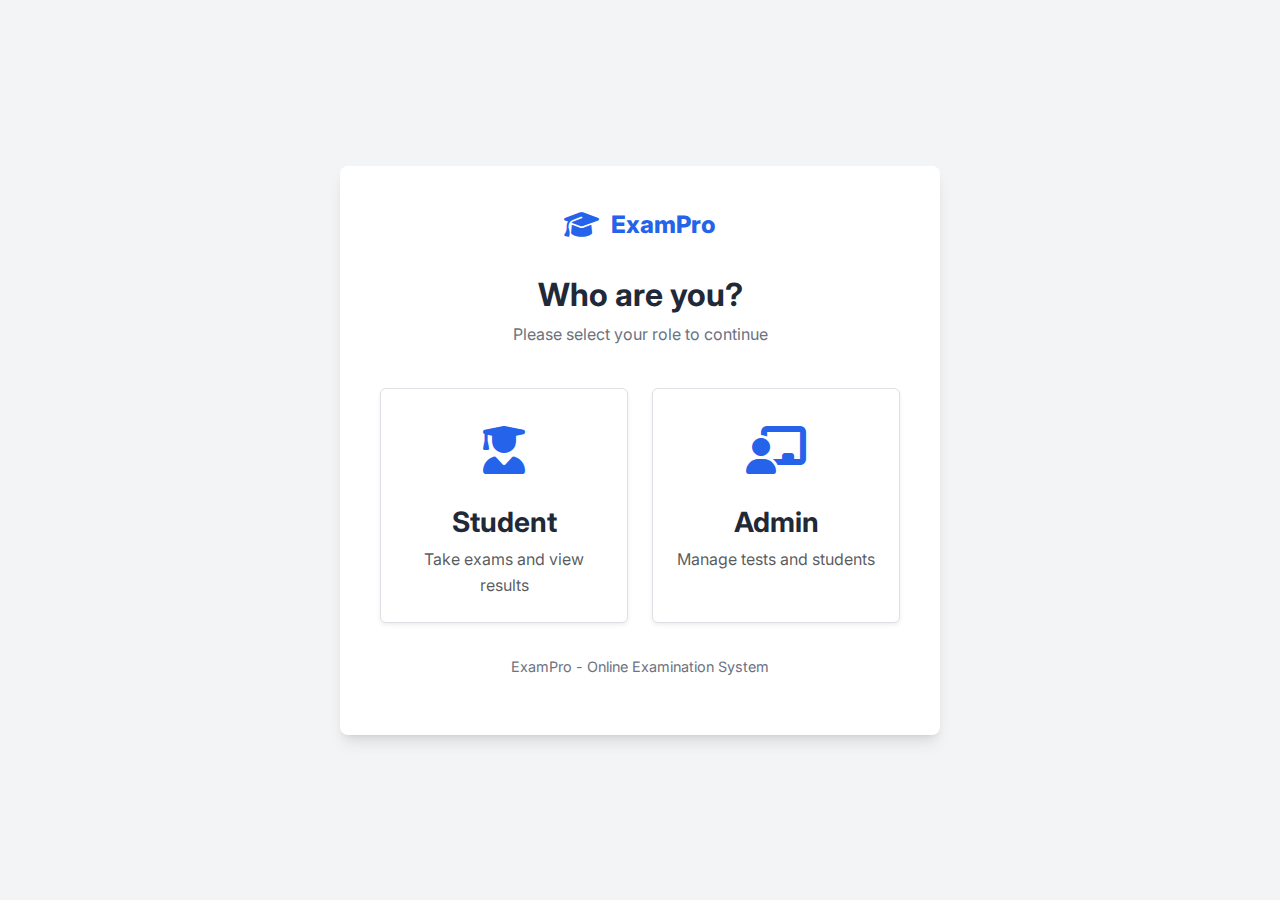
<file: index.html>
<!DOCTYPE html>
<html lang="en">

<head>
    <meta charset="UTF-8">
    <meta name="viewport" content="width=device-width, initial-scale=1.0">
    <title>Select Role | ExamPro</title>
    <link rel="icon" type="image/png" href="favicon.png">
    <link href="https://cdn.jsdelivr.net/npm/bootstrap@5.3.0/dist/css/bootstrap.min.css" rel="stylesheet">
    <link rel="stylesheet" href="https://cdn.jsdelivr.net/npm/bootstrap-icons@1.10.5/font/bootstrap-icons.css">
    <link rel="stylesheet" href="css/style.css">
    <link href="https://fonts.googleapis.com/css2?family=Inter:wght@400;500;600;700;800&display=swap" rel="stylesheet">
    <link rel="stylesheet" href="https://cdnjs.cloudflare.com/ajax/libs/font-awesome/6.4.0/css/all.min.css">
    <style>
        .role-card {
            cursor: pointer;
            transition: all 0.3s ease;
            border: 2px solid transparent;
        }

        .role-card:hover {
            transform: translateY(-5px);
            border-color: var(--primary-color);
            background: #f8fafc;
        }

        .role-icon {
            font-size: 3rem;
            margin-bottom: 1rem;
            color: var(--primary-color);
        }
    </style>
</head>

<body>
    <div class="login-container">
        <div class="login-card fade-in" style="max-width: 600px;">
            <div class="logo" style="justify-content: center; margin-bottom: 2rem;">
                <i class="fa-solid fa-graduation-cap"></i>
                <span>ExamPro</span>
            </div>

            <h2 style="margin-bottom: 0.5rem;">Who are you?</h2>
            <p style="color: var(--text-muted); margin-bottom: 2.5rem;">Please select your role to continue</p>

            <div class="row g-4">
                <div class="col-md-6 col-12">
                    <a href="login.html?role=student" style="text-decoration: none; color: inherit;">
                        <div class="role-card p-4 rounded shadow-sm bg-white border h-100">
                            <div class="role-icon">
                                <i class="fa-solid fa-user-graduate"></i>
                            </div>
                            <h3>Student</h3>
                            <p class="mb-0 text-muted">Take exams and view results</p>
                        </div>
                    </a>
                </div>

                <div class="col-md-6 col-12">
                    <a href="login.html?role=admin" style="text-decoration: none; color: inherit;">
                        <div class="role-card p-4 rounded shadow-sm bg-white border h-100">
                            <div class="role-icon">
                                <i class="fa-solid fa-chalkboard-user"></i>
                            </div>
                            <h3>Admin</h3>
                            <p class="mb-0 text-muted">Manage tests and students</p>
                        </div>
                    </a>
                </div>
            </div>

            <p style="margin-top: 2rem; font-size: 0.9rem; color: var(--text-muted);">
                ExamPro - Online Examination System
            </p>
        </div>
    </div>

    <script src="js/auth.js"></script>
</body>

</html>
</file>
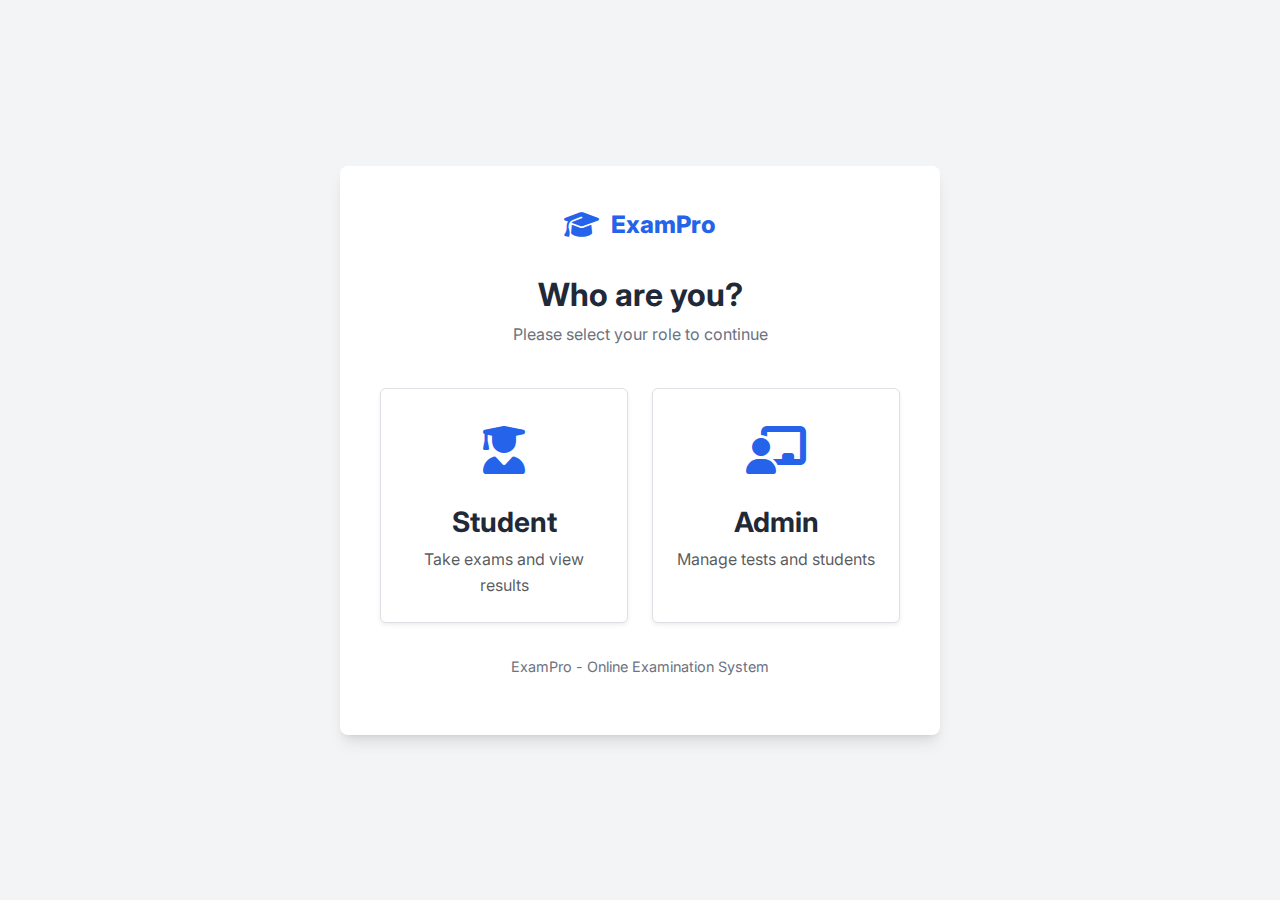
<file: admin_dashboard.html>
<!DOCTYPE html>
<html lang="en">

<head>
    <meta charset="UTF-8">
    <meta name="viewport" content="width=device-width, initial-scale=1.0">
    <title>Admin Dashboard | ExamPro</title>
    <link rel="icon" type="image/png" href="favicon.png">
    <link href="https://cdn.jsdelivr.net/npm/bootstrap@5.3.0/dist/css/bootstrap.min.css" rel="stylesheet">
    <link rel="stylesheet" href="https://cdn.jsdelivr.net/npm/bootstrap-icons@1.10.5/font/bootstrap-icons.css">
    <link rel="stylesheet" href="css/style.css">
    <link href="https://fonts.googleapis.com/css2?family=Inter:wght@400;500;600;700;800&display=swap" rel="stylesheet">
    <link rel="stylesheet" href="https://cdnjs.cloudflare.com/ajax/libs/font-awesome/6.4.0/css/all.min.css">
</head>

<body>
    <div class="app-container">
        <!-- Admin Sidebar -->
        <aside class="sidebar" id="sidebar">
            <div class="logo">
                <i class="fa-solid fa-graduation-cap"></i>
                <span>ExamPro</span>
            </div>

            <nav class="nav-links">
                <a href="admin_dashboard.html" class="nav-item active">
                    <i class="fa-solid fa-chart-line"></i>
                    <span>Overview</span>
                </a>
                <a href="admin_questions.html" class="nav-item">
                    <i class="fa-solid fa-database"></i>
                    <span>Question Bank</span>
                </a>
                <a href="admin_students.html" class="nav-item">
                    <i class="fa-solid fa-users"></i>
                    <span>Students</span>
                </a>
                <a href="profile.html" class="nav-item">
                    <i class="fa-solid fa-cog"></i>
                    <span>Settings</span>
                </a>
            </nav>

            <div class="sidebar-footer">
                <a href="#logout" class="nav-item">
                    <i class="fa-solid fa-right-from-bracket"></i>
                    <span>Logout</span>
                </a>
            </div>
        </aside>

        <!-- Main Content -->
        <main class="main-content">
            <header class="header">
                <div class="welcome-text">
                    <h1>Admin Dashboard</h1>
                    <p>Manage tests, users, and questions.</p>
                </div>

                <div class="user-profile">
                    <button class="mobile-menu-btn" onclick="toggleSidebar()"
                        style="background:none; border:none; font-size: 1.5rem; cursor: pointer; margin-right: 1rem;"><i
                            class="fa-solid fa-bars"></i></button>
                    <div class="avatar" style="background: var(--text-main);">A</div>
                </div>
            </header>

            <!-- Stats Grid -->
            <div class="stats-grid fade-in">
                <div class="stat-card">
                    <div class="stat-info">
                        <h3>142</h3>
                        <p>Total Students</p>
                    </div>
                    <div class="stat-icon bg-blue">
                        <i class="fa-solid fa-users"></i>
                    </div>
                </div>
                <div class="stat-card">
                    <div class="stat-info">
                        <h3>25</h3>
                        <p>Active Tests</p>
                    </div>
                    <div class="stat-icon bg-green">
                        <i class="fa-solid fa-file-invoice"></i>
                    </div>
                </div>
                <div class="stat-card">
                    <div class="stat-info">
                        <h3 id="total-q-count">0</h3>
                        <p>Total Questions</p>
                    </div>
                    <div class="stat-icon bg-purple">
                        <i class="fa-solid fa-database"></i>
                    </div>
                </div>
                <div class="stat-card">
                    <div class="stat-info">
                        <h3>1,250</h3>
                        <p>Exams Taken</p>
                    </div>
                    <div class="stat-icon bg-orange">
                        <i class="fa-solid fa-chart-pie"></i>
                    </div>
                </div>
            </div>

            <!-- Student Performance Section -->
            <div class="section-title fade-in" style="margin-top: 2rem;">
                <h2>Student Performance</h2>
            </div>

            <div class="table-container fade-in"
                style="background: white; padding: 1.5rem; border-radius: 15px; box-shadow: var(--card-shadow); margin-bottom: 2rem;">
                <div class="table-responsive">
                    <table class="table table-hover align-middle">
                        <thead class="table-light">
                            <tr>
                                <th>Student Name</th>
                                <th>Test Name</th>
                                <th>Marks Obtained</th>
                                <th>Certificate Status</th>
                            </tr>
                        </thead>
                        <tbody>
                            <tr>
                                <td>
                                    <div class="d-flex align-items-center">
                                        <div class="avatar-sm me-2"
                                            style="width:32px;height:32px;background:#e0e7ff;color:#4f46e5;border-radius:50%;display:flex;align-items:center;justify-content:center;font-weight:600;">
                                            JD</div>
                                        John Doe
                                    </div>
                                </td>
                                <td>Advanced Calculus</td>
                                <td><span class="fw-bold text-success">92/100</span></td>
                                <td><span class="badge bg-success rounded-pill">Issued</span></td>
                            </tr>
                            <tr>
                                <td>
                                    <div class="d-flex align-items-center">
                                        <div class="avatar-sm me-2"
                                            style="width:32px;height:32px;background:#fce7f3;color:#db2777;border-radius:50%;display:flex;align-items:center;justify-content:center;font-weight:600;">
                                            AS</div>
                                        Alice Smith
                                    </div>
                                </td>
                                <td>Physics 101</td>
                                <td><span class="fw-bold text-success">88/100</span></td>
                                <td><span class="badge bg-success rounded-pill">Issued</span></td>
                            </tr>
                            <tr>
                                <td>
                                    <div class="d-flex align-items-center">
                                        <div class="avatar-sm me-2"
                                            style="width:32px;height:32px;background:#ecfccb;color:#65a30d;border-radius:50%;display:flex;align-items:center;justify-content:center;font-weight:600;">
                                            RB</div>
                                        Robert Brown
                                    </div>
                                </td>
                                <td>Computer Science</td>
                                <td><span class="fw-bold text-warning">76/100</span></td>
                                <td><span class="badge bg-warning text-dark rounded-pill">Pending</span></td>
                            </tr>
                            <tr>
                                <td>
                                    <div class="d-flex align-items-center">
                                        <div class="avatar-sm me-2"
                                            style="width:32px;height:32px;background:#ffedd5;color:#ea580c;border-radius:50%;display:flex;align-items:center;justify-content:center;font-weight:600;">
                                            EJ</div>
                                        Emily Johnson
                                    </div>
                                </td>
                                <td>Organic Chemistry</td>
                                <td><span class="fw-bold text-success">95/100</span></td>
                                <td><span class="badge bg-success rounded-pill">Issued</span></td>
                            </tr>
                            <tr>
                                <td>
                                    <div class="d-flex align-items-center">
                                        <div class="avatar-sm me-2"
                                            style="width:32px;height:32px;background:#e0e7ff;color:#4f46e5;border-radius:50%;display:flex;align-items:center;justify-content:center;font-weight:600;">
                                            MW</div>
                                        Michael Williams
                                    </div>
                                </td>
                                <td>History of Art</td>
                                <td><span class="fw-bold text-danger">45/100</span></td>
                                <td><span class="badge bg-secondary rounded-pill">Not Qualified</span></td>
                            </tr>
                            <tr>
                                <td>
                                    <div class="d-flex align-items-center">
                                        <div class="avatar-sm me-2"
                                            style="width:32px;height:32px;background:#f3f4f6;color:#374151;border-radius:50%;display:flex;align-items:center;justify-content:center;font-weight:600;">
                                            SD</div>
                                        Sarah Davis
                                    </div>
                                </td>
                                <td>English Literature</td>
                                <td><span class="fw-bold text-success">82/100</span></td>
                                <td><span class="badge bg-success rounded-pill">Issued</span></td>
                            </tr>
                            <tr>
                                <td>
                                    <div class="d-flex align-items-center">
                                        <div class="avatar-sm me-2"
                                            style="width:32px;height:32px;background:#dbeafe;color:#2563eb;border-radius:50%;display:flex;align-items:center;justify-content:center;font-weight:600;">
                                            DM</div>
                                        David Miller
                                    </div>
                                </td>
                                <td>Macro Economics</td>
                                <td><span class="fw-bold text-warning">68/100</span></td>
                                <td><span class="badge bg-warning text-dark rounded-pill">Pending</span></td>
                            </tr>
                            <tr>
                                <td>
                                    <div class="d-flex align-items-center">
                                        <div class="avatar-sm me-2"
                                            style="width:32px;height:32px;background:#fae8ff;color:#a855f7;border-radius:50%;display:flex;align-items:center;justify-content:center;font-weight:600;">
                                            LW</div>
                                        Lisa Wilson
                                    </div>
                                </td>
                                <td>Linear Algebra</td>
                                <td><span class="fw-bold text-success">98/100</span></td>
                                <td><span class="badge bg-success rounded-pill">Issued</span></td>
                            </tr>
                            <tr>
                                <td>
                                    <div class="d-flex align-items-center">
                                        <div class="avatar-sm me-2"
                                            style="width:32px;height:32px;background:#ccfbf1;color:#0d9488;border-radius:50%;display:flex;align-items:center;justify-content:center;font-weight:600;">
                                            JT</div>
                                        James Taylor
                                    </div>
                                </td>
                                <td>Biology Basics</td>
                                <td><span class="fw-bold text-success">89/100</span></td>
                                <td><span class="badge bg-success rounded-pill">Issued</span></td>
                            </tr>
                            <tr>
                                <td>
                                    <div class="d-flex align-items-center">
                                        <div class="avatar-sm me-2"
                                            style="width:32px;height:32px;background:#ffe4e6;color:#e11d48;border-radius:50%;display:flex;align-items:center;justify-content:center;font-weight:600;">
                                            OM</div>
                                        Olivia Moore
                                    </div>
                                </td>
                                <td>World History</td>
                                <td><span class="fw-bold text-warning">74/100</span></td>
                                <td><span class="badge bg-warning text-dark rounded-pill">Pending</span></td>
                            </tr>
                        </tbody>
                    </table>
                </div>
            </div>

            <div class="section-title fade-in">
                <h2>Recent Activity</h2>
            </div>

            <div class="test-card fade-in" style="padding: 1.5rem;">
                <p>System activities will be logged here...</p>
                <ul style="margin-top: 1rem; color: var(--text-muted);">
                    <li style="margin-bottom: 0.5rem;"><i class="fa-solid fa-user-plus"></i> New student registration:
                        John Doe</li>
                    <li style="margin-bottom: 0.5rem;"><i class="fa-solid fa-check"></i> Test submitted: Math 101 by
                        Alice</li>
                    <li><i class="fa-solid fa-plus"></i> Admin added 5 new questions to Physics</li>
                </ul>
            </div>
        </main>
    </div>

    <script src="js/auth.js"></script>
    <script src="js/main.js"></script>
    <script src="js/admin.js"></script>
</body>

</html>
</file>
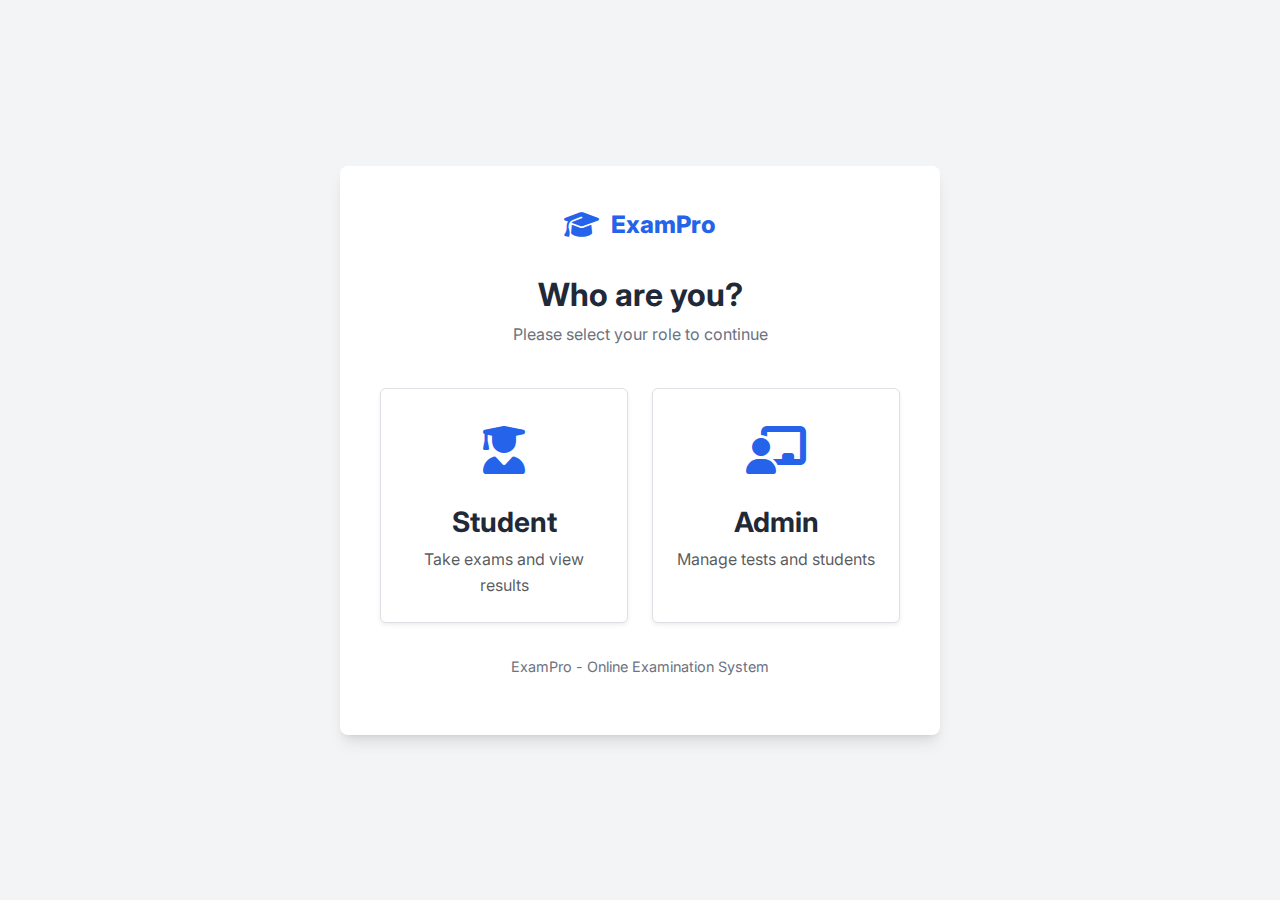
<file: admin_questions.html>
<!DOCTYPE html>
<html lang="en">

<head>
    <meta charset="UTF-8">
    <meta name="viewport" content="width=device-width, initial-scale=1.0">
    <title>Question Manager | ExamPro</title>
    <link rel="icon" type="image/png" href="favicon.png">
    <link href="https://cdn.jsdelivr.net/npm/bootstrap@5.3.0/dist/css/bootstrap.min.css" rel="stylesheet">
    <link rel="stylesheet" href="https://cdn.jsdelivr.net/npm/bootstrap-icons@1.10.5/font/bootstrap-icons.css">
    <link rel="stylesheet" href="css/style.css">
    <link href="https://fonts.googleapis.com/css2?family=Inter:wght@400;500;600;700;800&display=swap" rel="stylesheet">
    <link rel="stylesheet" href="https://cdnjs.cloudflare.com/ajax/libs/font-awesome/6.4.0/css/all.min.css">
</head>

<body>
    <div class="app-container">
        <!-- Admin Sidebar -->
        <aside class="sidebar" id="sidebar">
            <div class="logo">
                <i class="fa-solid fa-graduation-cap"></i>
                <span>ExamPro</span>
            </div>

            <nav class="nav-links">
                <a href="admin_dashboard.html" class="nav-item">
                    <i class="fa-solid fa-chart-line"></i>
                    <span>Overview</span>
                </a>
                <a href="admin_questions.html" class="nav-item active">
                    <i class="fa-solid fa-database"></i>
                    <span>Question Bank</span>
                </a>
                <a href="#" class="nav-item">
                    <i class="fa-solid fa-users"></i>
                    <span>Students</span>
                </a>
            </nav>

            <div class="sidebar-footer">
                <a href="#logout" class="nav-item">
                    <i class="fa-solid fa-right-from-bracket"></i>
                    <span>Logout</span>
                </a>
            </div>
        </aside>

        <!-- Main Content -->
        <main class="main-content">
            <header class="header">
                <div class="welcome-text">
                    <h1>Question Bank Management</h1>
                    <p>Add existing questions or create new ones.</p>
                </div>
                <div class="user-profile">
                    <button class="mobile-menu-btn" onclick="toggleSidebar()"
                        style="background:none; border:none; font-size: 1.5rem; cursor: pointer; margin-right: 1rem;"><i
                            class="fa-solid fa-bars"></i></button>
                    <div class="avatar" style="background: var(--text-main);">A</div>
                </div>
            </header>

            <div class="admin-grid-layout">
                <!-- Add Question Form -->
                <div class="fade-in">
                    <div class="section-title">
                        <h2>Add New Question</h2>
                    </div>
                    <div
                        style="background: white; padding: 2rem; border-radius: var(--radius-lg); box-shadow: var(--shadow-sm); border: 1px solid var(--border-color);">
                        <form id="add-question-form">
                            <div class="form-group">
                                <label>Question Text</label>
                                <textarea id="q-text" class="form-input" rows="3" required
                                    placeholder="Enter question here..."></textarea>
                            </div>

                            <div class="form-group">
                                <label>Option A</label>
                                <input type="text" id="opt-a" class="form-input" required placeholder="Option A value">
                            </div>
                            <div class="form-group">
                                <label>Option B</label>
                                <input type="text" id="opt-b" class="form-input" required placeholder="Option B value">
                            </div>
                            <div class="form-group">
                                <label>Option C</label>
                                <input type="text" id="opt-c" class="form-input" required placeholder="Option C value">
                            </div>
                            <div class="form-group">
                                <label>Option D</label>
                                <input type="text" id="opt-d" class="form-input" required placeholder="Option D value">
                            </div>

                            <div class="form-group">
                                <label>Correct Answer</label>
                                <select id="correct-opt" class="form-input">
                                    <option value="A">Option A</option>
                                    <option value="B">Option B</option>
                                    <option value="C">Option C</option>
                                    <option value="D">Option D</option>
                                </select>
                            </div>

                            <button type="submit" class="btn btn-primary">Add to Bank</button>
                        </form>
                    </div>
                </div>

                <!-- Existing Questions List -->
                <div class="fade-in">
                    <div class="section-title">
                        <h2>Current Questions</h2>
                        <button class="btn btn-danger" onclick="resetQuestions()"
                            style="padding: 0.5rem 1rem; font-size: 0.8rem;">Reset</button>
                    </div>
                    <div class="questions-list" id="questions-list"
                        style="height: 600px; overflow-y: auto; display: flex; flex-direction: column; gap: 1rem;">
                        <!-- Questions injected here -->
                    </div>
                </div>
            </div>
        </main>
    </div>

    <script src="js/auth.js"></script>
    <script src="js/main.js"></script>
    <script src="js/admin.js"></script>
</body>

</html>
</file>
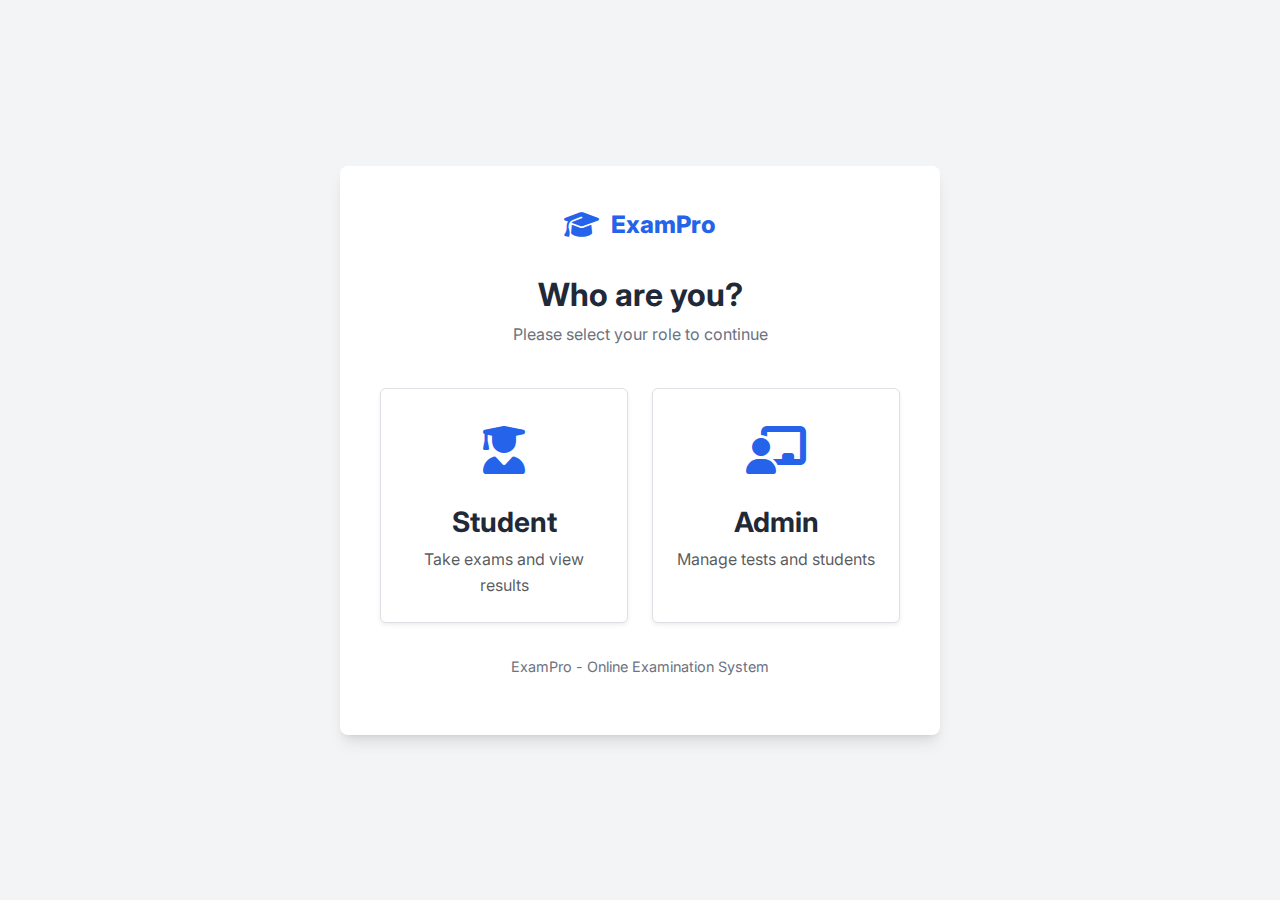
<file: admin_students.html>
<!DOCTYPE html>
<html lang="en">

<head>
    <meta charset="UTF-8">
    <meta name="viewport" content="width=device-width, initial-scale=1.0">
    <title>Student Management | ExamPro</title>
    <link rel="icon" type="image/png" href="favicon.png">
    <link href="https://cdn.jsdelivr.net/npm/bootstrap@5.3.0/dist/css/bootstrap.min.css" rel="stylesheet">
    <link rel="stylesheet" href="https://cdn.jsdelivr.net/npm/bootstrap-icons@1.10.5/font/bootstrap-icons.css">
    <link rel="stylesheet" href="css/style.css">
    <link href="https://fonts.googleapis.com/css2?family=Inter:wght@400;500;600;700;800&display=swap" rel="stylesheet">
    <link rel="stylesheet" href="https://cdnjs.cloudflare.com/ajax/libs/font-awesome/6.4.0/css/all.min.css">
</head>

<body>
    <div class="app-container">
        <!-- Admin Sidebar -->
        <aside class="sidebar" id="sidebar">
            <div class="logo">
                <i class="fa-solid fa-graduation-cap"></i>
                <span>ExamPro</span>
            </div>

            <nav class="nav-links">
                <a href="admin_dashboard.html" class="nav-item">
                    <i class="fa-solid fa-chart-line"></i>
                    <span>Overview</span>
                </a>
                <a href="admin_questions.html" class="nav-item">
                    <i class="fa-solid fa-database"></i>
                    <span>Question Bank</span>
                </a>
                <a href="admin_students.html" class="nav-item active">
                    <i class="fa-solid fa-users"></i>
                    <span>Students</span>
                </a>
                <a href="profile.html" class="nav-item">
                    <i class="fa-solid fa-cog"></i>
                    <span>Settings</span>
                </a>
            </nav>

            <div class="sidebar-footer">
                <a href="#logout" class="nav-item">
                    <i class="fa-solid fa-right-from-bracket"></i>
                    <span>Logout</span>
                </a>
            </div>
        </aside>

        <!-- Main Content -->
        <main class="main-content">
            <header class="header">
                <div class="welcome-text">
                    <h1>Student Management</h1>
                    <p>View and manage registered students.</p>
                </div>

                <div class="user-profile">
                    <button class="mobile-menu-btn" onclick="toggleSidebar()"
                        style="background:none; border:none; font-size: 1.5rem; cursor: pointer; margin-right: 1rem;"><i
                            class="fa-solid fa-bars"></i></button>
                    <div class="avatar" style="background: var(--text-main);">A</div>
                </div>
            </header>

            <div class="section-title fade-in" style="margin-top: 2rem;">
                <h2>All Students</h2>
            </div>

            <div class="table-container fade-in"
                style="background: white; padding: 1.5rem; border-radius: 15px; box-shadow: var(--card-shadow); margin-bottom: 2rem;">
                <div class="table-responsive">
                    <table class="table table-hover align-middle">
                        <thead class="table-light">
                            <tr>
                                <th>Student Name</th>
                                <th>Test Name</th>
                                <th>Marks Obtained</th>
                                <th>Certificate Status</th>
                            </tr>
                        </thead>
                        <tbody>
                            <tr>
                                <td>
                                    <div class="d-flex align-items-center">
                                        <div class="avatar-sm me-2"
                                            style="width:32px;height:32px;background:#e0e7ff;color:#4f46e5;border-radius:50%;display:flex;align-items:center;justify-content:center;font-weight:600;">
                                            JD</div>
                                        John Doe
                                    </div>
                                </td>
                                <td>Advanced Calculus</td>
                                <td><span class="fw-bold text-success">92/100</span></td>
                                <td><span class="badge bg-success rounded-pill">Issued</span></td>
                            </tr>
                            <tr>
                                <td>
                                    <div class="d-flex align-items-center">
                                        <div class="avatar-sm me-2"
                                            style="width:32px;height:32px;background:#fce7f3;color:#db2777;border-radius:50%;display:flex;align-items:center;justify-content:center;font-weight:600;">
                                            AS</div>
                                        Alice Smith
                                    </div>
                                </td>
                                <td>Physics 101</td>
                                <td><span class="fw-bold text-success">88/100</span></td>
                                <td><span class="badge bg-success rounded-pill">Issued</span></td>
                            </tr>
                            <tr>
                                <td>
                                    <div class="d-flex align-items-center">
                                        <div class="avatar-sm me-2"
                                            style="width:32px;height:32px;background:#ecfccb;color:#65a30d;border-radius:50%;display:flex;align-items:center;justify-content:center;font-weight:600;">
                                            RB</div>
                                        Robert Brown
                                    </div>
                                </td>
                                <td>Computer Science</td>
                                <td><span class="fw-bold text-warning">76/100</span></td>
                                <td><span class="badge bg-warning text-dark rounded-pill">Pending</span></td>
                            </tr>
                            <tr>
                                <td>
                                    <div class="d-flex align-items-center">
                                        <div class="avatar-sm me-2"
                                            style="width:32px;height:32px;background:#ffedd5;color:#ea580c;border-radius:50%;display:flex;align-items:center;justify-content:center;font-weight:600;">
                                            EJ</div>
                                        Emily Johnson
                                    </div>
                                </td>
                                <td>Organic Chemistry</td>
                                <td><span class="fw-bold text-success">95/100</span></td>
                                <td><span class="badge bg-success rounded-pill">Issued</span></td>
                            </tr>
                            <!-- More rows can be added here or dynamically -->
                        </tbody>
                    </table>
                </div>
            </div>
        </main>
    </div>

    <script src="js/auth.js"></script>
    <script src="js/main.js"></script>
    <script src="js/admin.js"></script>
</body>

</html>
</file>
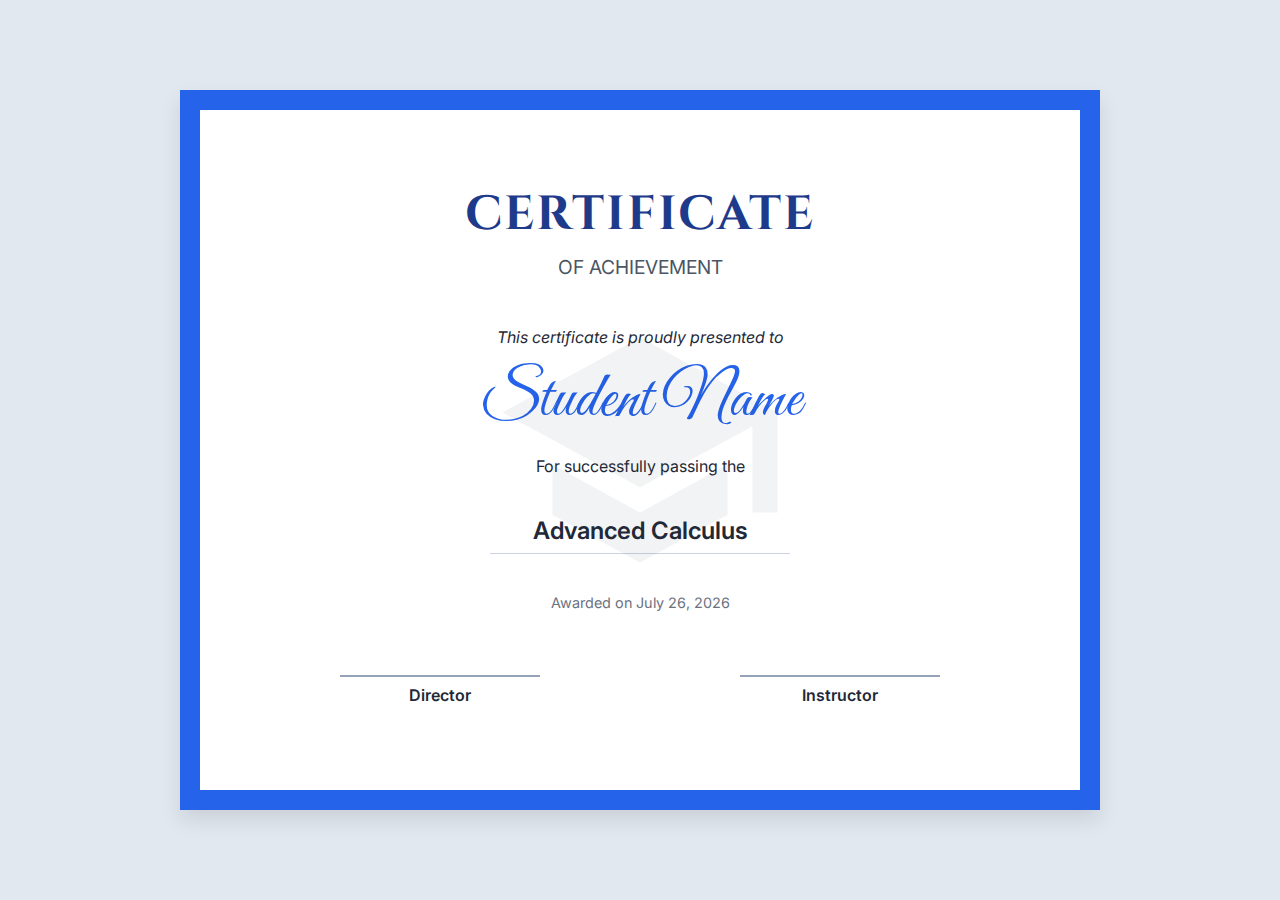
<file: certificate.html>
<!DOCTYPE html>
<html lang="en">

<head>
    <meta charset="UTF-8">
    <meta name="viewport" content="width=device-width, initial-scale=1.0">
    <title>Certificate of Completion</title>
    <link
        href="https://fonts.googleapis.com/css2?family=Cinzel:wght@600&family=Great+Vibes&family=Inter:wght@400;600&display=swap"
        rel="stylesheet">
    <style>
        body {
            margin: 0;
            padding: 0;
            background: #e2e8f0;
            display: flex;
            align-items: center;
            justify-content: center;
            min-height: 100vh;
            font-family: 'Inter', sans-serif;
        }

        .certificate-container {
            width: 800px;
            height: 600px;
            background: #fff;
            padding: 40px;
            position: relative;
            box-shadow: 0 10px 20px rgba(0, 0, 0, 0.1);
            border: 20px solid #2563eb;
            /* Primary Blue from theme */
            text-align: center;
            color: #1f2937;
        }

        .watermark {
            position: absolute;
            top: 50%;
            left: 50%;
            transform: translate(-50%, -50%);
            width: 300px;
            opacity: 0.05;
            pointer-events: none;
        }

        h1 {
            font-family: 'Cinzel', serif;
            font-size: 3rem;
            margin-bottom: 0.5rem;
            color: #1e3a8a;
            text-transform: uppercase;
            letter-spacing: 2px;
        }

        .subtitle {
            font-size: 1.2rem;
            margin-bottom: 3rem;
            color: #4b5563;
        }

        .presented-to {
            font-size: 1rem;
            margin-bottom: 1rem;
            font-style: italic;
        }

        .student-name {
            font-family: 'Great Vibes', cursive;
            font-size: 4rem;
            color: #2563eb;
            margin-bottom: 1rem;
            line-height: 1.2;
        }

        .course-name {
            font-size: 1.5rem;
            font-weight: 600;
            margin: 1.5rem 0;
            border-bottom: 1px solid #cbd5e1;
            display: inline-block;
            padding-bottom: 0.5rem;
            min-width: 300px;
        }

        .passing-date {
            margin-top: 1rem;
            font-size: 0.9rem;
            color: #6b7280;
        }

        .signatures {
            margin-top: 4rem;
            display: flex;
            justify-content: space-around;
        }

        .sig-line {
            border-top: 2px solid #94a3b8;
            width: 200px;
            padding-top: 0.5rem;
            font-weight: 600;
        }

        @media print {
            body {
                background: white;
            }

            .certificate-container {
                box-shadow: none;
                border-width: 10px;
                width: 100%;
                height: auto;
            }
        }
    </style>
</head>

<body>
    <div class="certificate-container">
        <!-- SVG Watermark Placeholder -->
        <svg class="watermark" viewBox="0 0 24 24" fill="currentColor">
            <path d="M12 3L1 9L12 15L21 10.09V17H23V9M5 13.18V17.18L12 21L19 17.18V13.18L12 17L5 13.18Z" />
        </svg>

        <h1>Certificate</h1>
        <div class="subtitle">OF ACHIEVEMENT</div>

        <div class="presented-to">This certificate is proudly presented to</div>

        <div class="student-name" id="cert-name">Student Name</div>

        <p>For successfully passing the</p>

        <div class="course-name" id="cert-course">Advanced Calculus</div>

        <div class="passing-date" id="cert-date">Date: January 13, 2026</div>

        <div class="signatures">
            <div>
                <div class="sig-line">Director</div>
            </div>
            <div>
                <div class="sig-line">Instructor</div>
            </div>
        </div>
    </div>

    <script>
        document.addEventListener('DOMContentLoaded', () => {
            const userName = localStorage.getItem('userName') || "Student Name";
            // For now, hardcode course, or get from Result if we stored it
            // We can check if there's a result and use today's date

            document.getElementById('cert-name').textContent = userName;

            const date = new Date().toLocaleDateString('en-US', {
                year: 'numeric',
                month: 'long',
                day: 'numeric'
            });
            document.getElementById('cert-date').textContent = `Awarded on ${date}`;

            window.print();
        });
    </script>
</body>

</html>
</file>
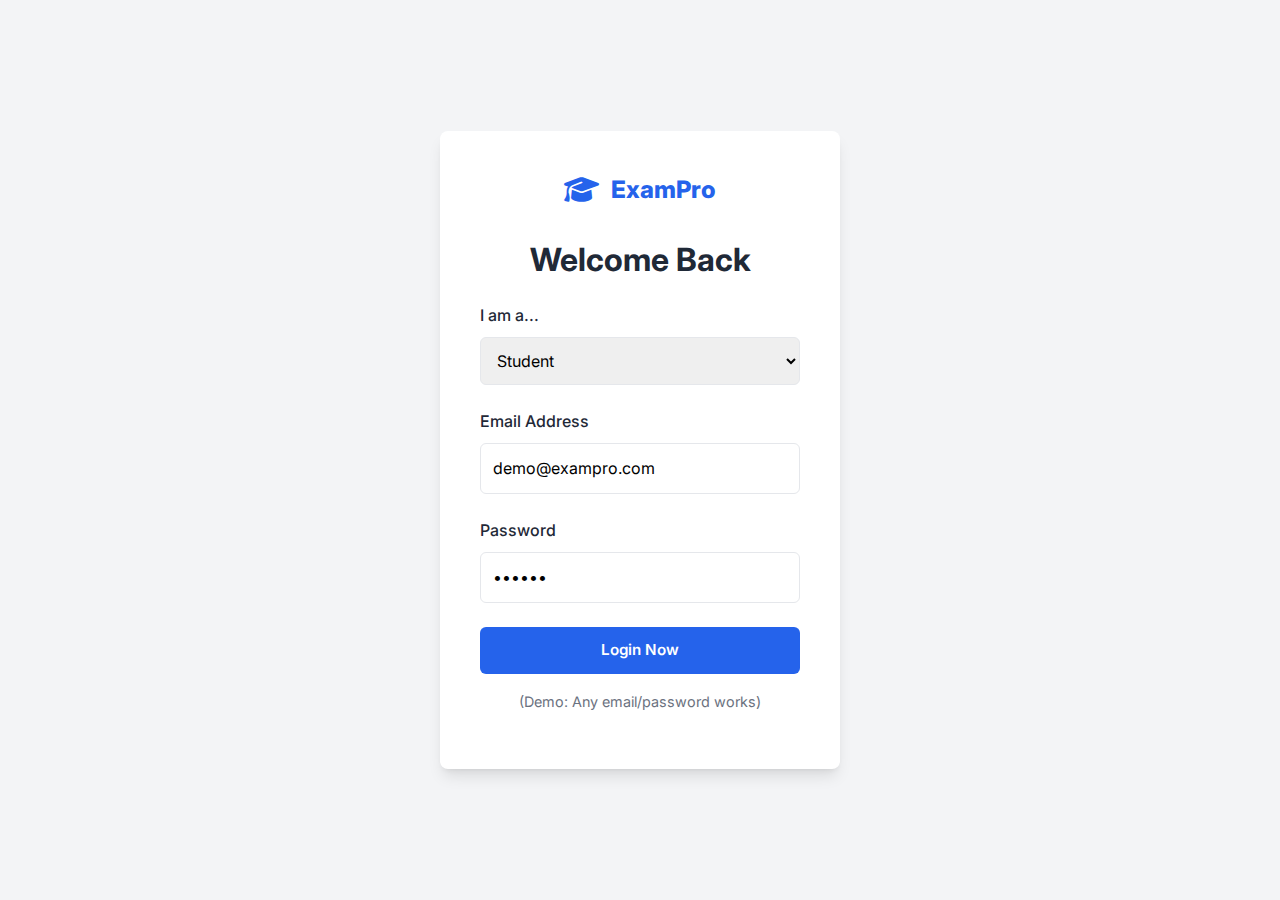
<file: login.html>
<!DOCTYPE html>
<html lang="en">

<head>
    <meta charset="UTF-8">
    <meta name="viewport" content="width=device-width, initial-scale=1.0">
    <title>Login | ExamPro</title>
    <link rel="icon" type="image/png" href="favicon.png">
    <link href="https://cdn.jsdelivr.net/npm/bootstrap@5.3.0/dist/css/bootstrap.min.css" rel="stylesheet">
    <link rel="stylesheet" href="https://cdn.jsdelivr.net/npm/bootstrap-icons@1.10.5/font/bootstrap-icons.css">
    <link rel="stylesheet" href="css/style.css">
    <link href="https://fonts.googleapis.com/css2?family=Inter:wght@400;500;600;700;800&display=swap" rel="stylesheet">
    <link rel="stylesheet" href="https://cdnjs.cloudflare.com/ajax/libs/font-awesome/6.4.0/css/all.min.css">
</head>

<body>
    <div class="login-container">
        <div class="login-card fade-in">
            <div class="logo" style="justify-content: center; margin-bottom: 2rem;">
                <i class="fa-solid fa-graduation-cap"></i>
                <span>ExamPro</span>
            </div>

            <h2 style="margin-bottom: 1.5rem;">Welcome Back</h2>

            <form id="login-form">
                <div class="form-group">
                    <label for="role">I am a...</label>
                    <select id="role" class="form-input">
                        <option value="student">Student</option>
                        <option value="admin">Admin</option>
                    </select>
                </div>

                <div class="form-group">
                    <label for="email">Email Address</label>
                    <input type="email" id="email" class="form-input" placeholder="Enter your email" required
                        value="demo@exampro.com">
                </div>

                <div class="form-group">
                    <label for="password">Password</label>
                    <input type="password" id="password" class="form-input" placeholder="Enter your password" required
                        value="123456">
                </div>

                <button type="submit" class="btn btn-primary">Login Now</button>

                <p style="margin-top: 1rem; font-size: 0.9rem; color: var(--text-muted);">
                    (Demo: Any email/password works)
                </p>
            </form>
        </div>
    </div>

    <script src="js/auth.js"></script>
</body>

</html>
</file>
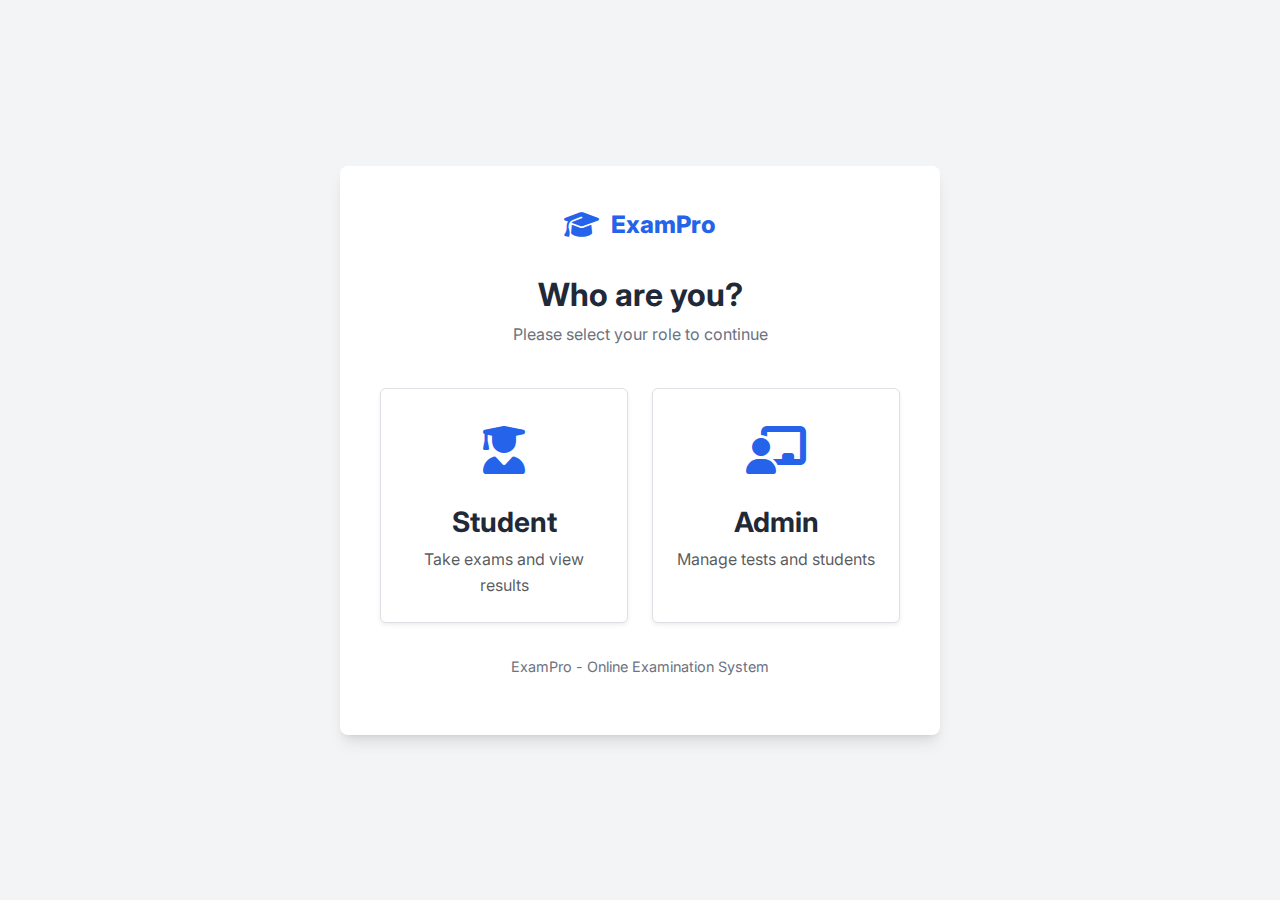
<file: profile.html>
<!DOCTYPE html>
<html lang="en">

<head>
    <meta charset="UTF-8">
    <meta name="viewport" content="width=device-width, initial-scale=1.0">
    <title>My Profile | Online Exams</title>
    <link rel="icon" type="image/png" href="favicon.png">
    <link href="https://cdn.jsdelivr.net/npm/bootstrap@5.3.0/dist/css/bootstrap.min.css" rel="stylesheet">
    <link rel="stylesheet" href="https://cdn.jsdelivr.net/npm/bootstrap-icons@1.10.5/font/bootstrap-icons.css">
    <link rel="stylesheet" href="css/style.css">
    <link href="https://fonts.googleapis.com/css2?family=Inter:wght@400;500;600;700;800&display=swap" rel="stylesheet">
    <link rel="stylesheet" href="https://cdnjs.cloudflare.com/ajax/libs/font-awesome/6.4.0/css/all.min.css">
</head>

<body>
    <div class="app-container">
        <!-- Sidebar -->
        <aside class="sidebar" id="sidebar">
            <div class="logo">
                <i class="fa-solid fa-graduation-cap"></i>
                <span>ExamPro</span>
            </div>

            <nav class="nav-links">
                <a href="student_dashboard.html" class="nav-item">
                    <i class="fa-solid fa-border-all"></i>
                    <span>Dashboard</span>
                </a>
                <a href="#" class="nav-item">
                    <i class="fa-solid fa-file-lines"></i>
                    <span>My Tests</span>
                </a>
                <a href="result.html" class="nav-item">
                    <i class="fa-solid fa-chart-pie"></i>
                    <span>Results</span>
                </a>
                <a href="profile.html" class="nav-item active">
                    <i class="fa-solid fa-user"></i>
                    <span>Profile</span>
                </a>
            </nav>

            <div class="sidebar-footer">
                <a href="#" class="nav-item">
                    <i class="fa-solid fa-right-from-bracket"></i>
                    <span>Logout</span>
                </a>
            </div>
        </aside>

        <main class="main-content">
            <header class="header">
                <div class="welcome-text">
                    <h1>My Profile</h1>
                    <p>Manage your account settings</p>
                </div>
                <div class="user-profile">
                    <button class="mobile-menu-btn" onclick="toggleSidebar()"
                        style="background:none; border:none; font-size: 1.5rem; cursor: pointer; margin-right: 1rem;"><i
                            class="fa-solid fa-bars"></i></button>
                    <div class="avatar">S</div>
                </div>
            </header>

            <div style="max-width: 800px;">
                <!-- Profile Card -->
                <div class="profile-card">
                    <div
                        style="width: 100px; height: 100px; border-radius: 50%; background: var(--primary-color); display: flex; align-items: center; justify-content: center; font-size: 2.5rem; color: white;">
                        S</div>
                    <div>
                        <h2 style="margin-bottom: 0.5rem;">Shalani A</h2>
                        <p style="color: var(--text-muted); margin-bottom: 0.25rem;"><i
                                class="fa-regular fa-envelope"></i> shalani.student@example.com</p>
                        <p style="color: var(--text-muted);"><i class="fa-solid fa-building-columns"></i> Computer
                            Science Dept</p>
                    </div>
                    <button class="btn btn-outline" style="margin-left: auto;">Edit Profile</button>
                </div>

                <!-- History -->
                <div class="section-title">
                    <h2>Recent Activity</h2>
                </div>

                <div
                    style="background: white; border-radius: var(--radius-lg); overflow: hidden; border: 1px solid var(--border-color);">
                    <div class="history-grid" style="background: #f8fafc; font-weight: 600;">
                        <div>Test Name</div>
                        <div>Date</div>
                        <div>Score</div>
                        <div>Status</div>
                    </div>

                    <div class="history-grid">
                        <div style="font-weight: 500;">Advanced Calculus</div>
                        <div style="color: var(--text-muted);">Today</div>
                        <div style="font-weight: 600;">85%</div>
                        <div><span
                                style="background: #dcfce7; color: #15803d; padding: 0.25rem 0.5rem; border-radius: 4px; font-size: 0.85rem; font-weight: 600;">Passed</span>
                        </div>
                    </div>

                    <div class="history-grid">
                        <div style="font-weight: 500;">Physics Mechanics</div>
                        <div style="color: var(--text-muted);">Oct 10, 2025</div>
                        <div style="font-weight: 600;">92%</div>
                        <div><span
                                style="background: #dcfce7; color: #15803d; padding: 0.25rem 0.5rem; border-radius: 4px; font-size: 0.85rem; font-weight: 600;">Passed</span>
                        </div>
                    </div>

                    <div class="history-grid">
                        <div style="font-weight: 500;">History of Art</div>
                        <div style="color: var(--text-muted);">Oct 05, 2025</div>
                        <div style="font-weight: 600;">45%</div>
                        <div><span
                                style="background: #fee2e2; color: #991b1b; padding: 0.25rem 0.5rem; border-radius: 4px; font-size: 0.85rem; font-weight: 600;">Failed</span>
                        </div>
                    </div>
                </div>
            </div>
        </main>
    </div>
    <script src="js/auth.js"></script>
    <script src="js/main.js"></script>
</body>

</html>
</file>
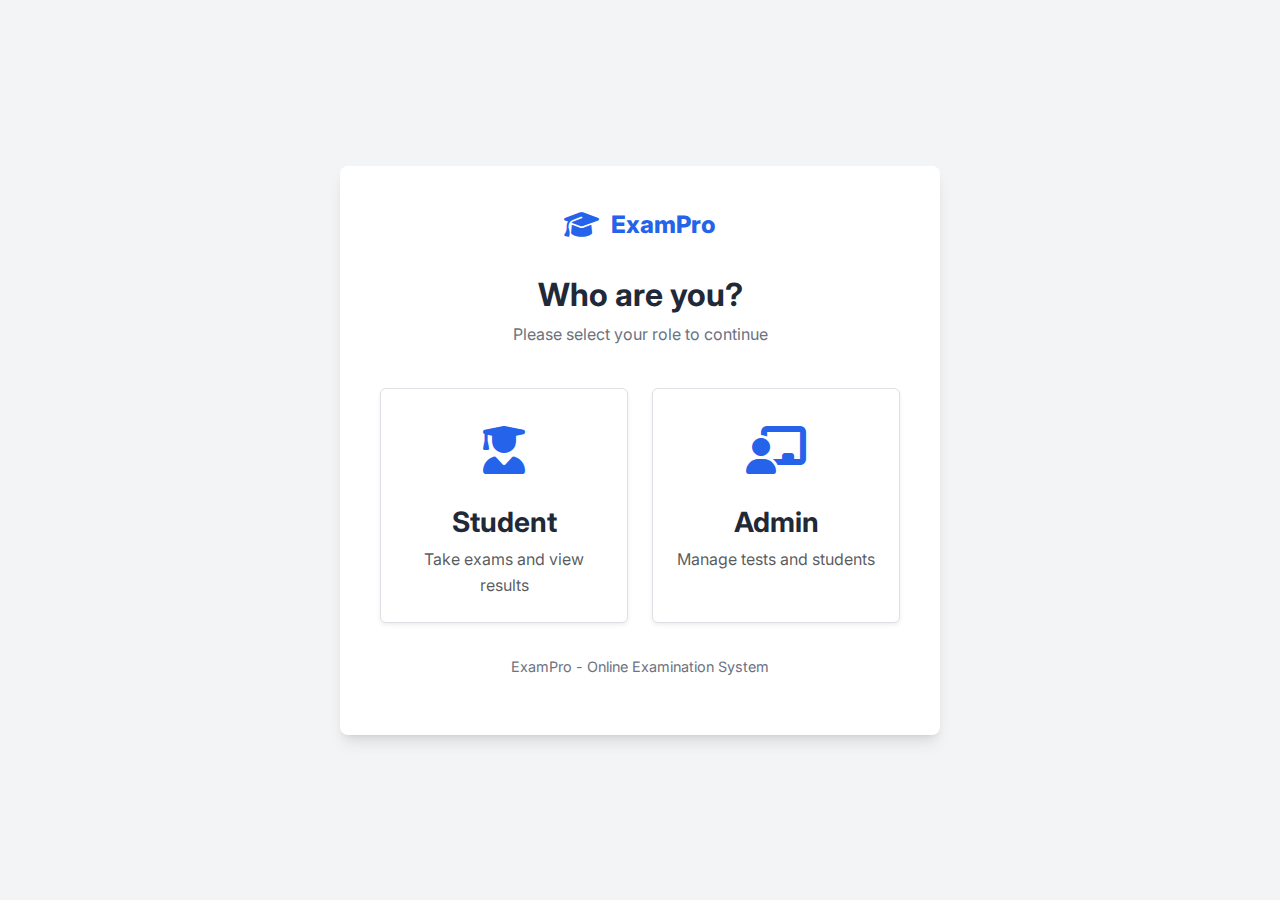
<file: result.html>
<!DOCTYPE html>
<html lang="en">

<head>
    <meta charset="UTF-8">
    <meta name="viewport" content="width=device-width, initial-scale=1.0">
    <title>Exam Results | Online Exams</title>
    <link rel="icon" type="image/png" href="favicon.png">
    <link href="https://cdn.jsdelivr.net/npm/bootstrap@5.3.0/dist/css/bootstrap.min.css" rel="stylesheet">
    <link rel="stylesheet" href="https://cdn.jsdelivr.net/npm/bootstrap-icons@1.10.5/font/bootstrap-icons.css">
    <link rel="stylesheet" href="css/style.css">
    <link href="https://fonts.googleapis.com/css2?family=Inter:wght@400;500;600;700;800&display=swap" rel="stylesheet">
    <link rel="stylesheet" href="https://cdnjs.cloudflare.com/ajax/libs/font-awesome/6.4.0/css/all.min.css">
    <style>
        .result-container {
            max-width: 800px;
            margin: 3rem auto;
            padding: 2rem;
            text-align: center;
        }

        .score-card {
            background: white;
            padding: 3rem;
            border-radius: var(--radius-lg);
            box-shadow: var(--shadow-lg);
            border: 1px solid var(--border-color);
            margin-bottom: 2rem;
        }

        .score-circle {
            width: 150px;
            height: 150px;
            border-radius: 50%;
            background: conic-gradient(var(--primary-color) 0%, #e2e8f0 0%);
            margin: 0 auto 2rem;
            display: flex;
            align-items: center;
            justify-content: center;
            position: relative;
        }

        .score-circle::before {
            content: '';
            position: absolute;
            width: 120px;
            height: 120px;
            background: white;
            border-radius: 50%;
        }

        .score-text {
            position: relative;
            z-index: 10;
            display: flex;
            flex-direction: column;
            line-height: 1;
        }

        .score-val {
            font-size: 2.5rem;
            font-weight: 800;
            color: var(--text-main);
        }

        .score-max {
            font-size: 1rem;
            color: var(--text-muted);
            margin-top: 0.25rem;
        }

        .result-status {
            font-size: 1.5rem;
            font-weight: 700;
            margin-bottom: 1rem;
        }

        .congrats {
            color: var(--success);
        }

        .try-again {
            color: var(--danger);
        }

        .analysis-grid {
            display: grid;
            grid-template-columns: repeat(3, 1fr);
            gap: 1.5rem;
            margin-top: 2rem;
            text-align: left;
        }

        .analysis-item {
            background: var(--bg-color);
            padding: 1rem;
            border-radius: var(--radius-md);
            text-align: center;
        }

        .analysis-item h4 {
            font-size: 1.5rem;
            margin-bottom: 0.25rem;
        }

        .analysis-item p {
            color: var(--text-muted);
            font-size: 0.9rem;
        }
    </style>
</head>

<body>
    <div class="result-container">
        <div class="score-card fade-in">
            <h1 style="margin-bottom: 2rem;">Exam Result</h1>

            <div class="score-circle" id="score-circle">
                <div class="score-text">
                    <span class="score-val" id="score-val">0</span>
                    <span class="score-max" id="score-max">/ 0</span>
                </div>
            </div>

            <div class="result-status" id="result-status">Loading...</div>
            <p id="result-msg" style="color: var(--text-muted);">You have successfully completed the test.</p>

            <div class="analysis-grid">
                <div class="analysis-item">
                    <h4 style="color: var(--primary-color);" id="total-q">0</h4>
                    <p>Total Questions</p>
                </div>
                <div class="analysis-item">
                    <h4 style="color: var(--success);" id="correct-q">0</h4>
                    <p>Correct</p>
                </div>
                <div class="analysis-item">
                    <h4 style="color: var(--danger);" id="wrong-q">0</h4>
                    <p>Incorrect</p>
                </div>
            </div>

            <div style="margin-top: 3rem; display: flex; gap: 1rem; justify-content: center;">
                <a href="student_dashboard.html" class="btn btn-primary">Back to Dashboard</a>
                <a href="test.html" class="btn btn-outline">Retake Test</a>
            </div>
        </div>
    </div>

    <script src="js/result.js"></script>
</body>

</html>
</file>
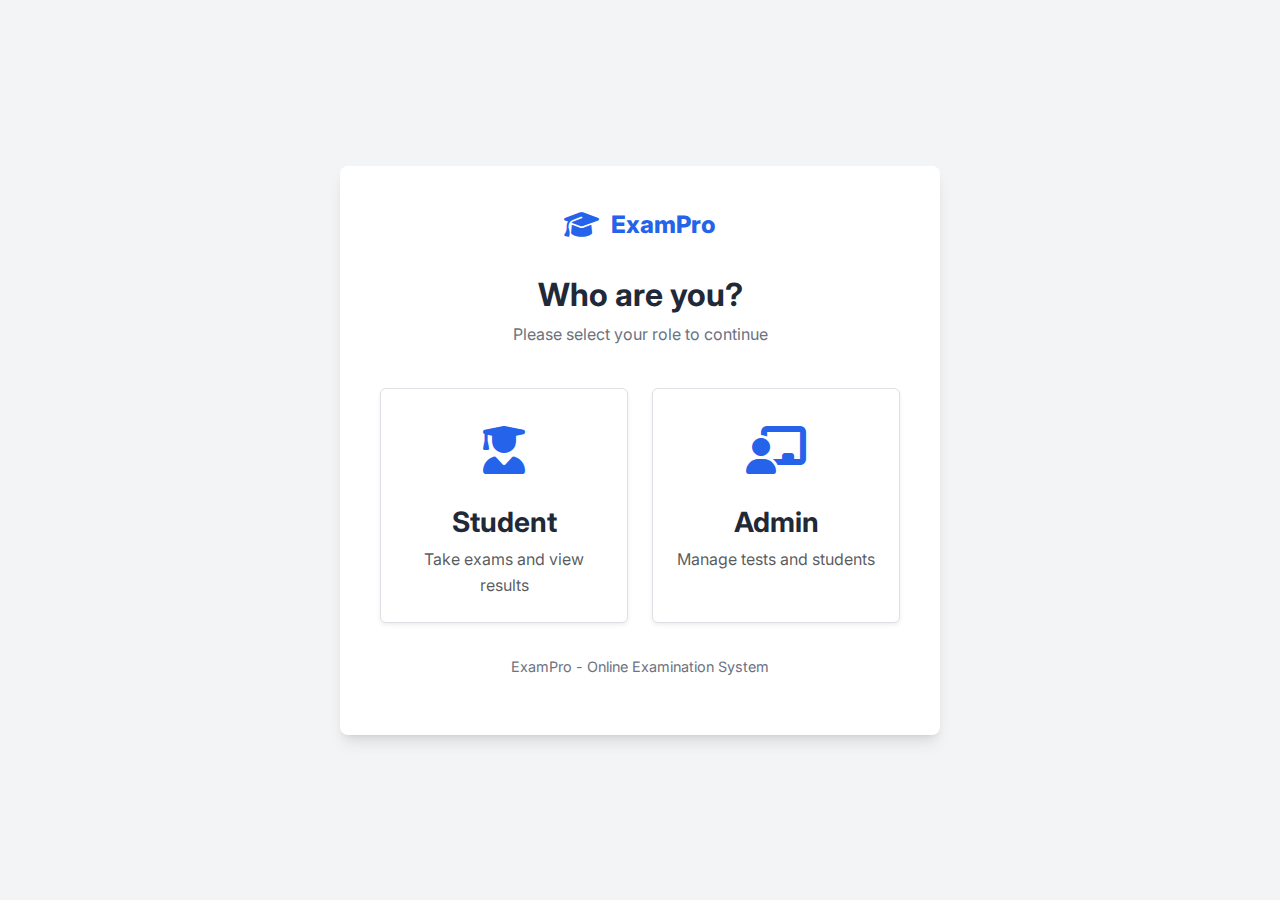
<file: student_dashboard.html>
<!DOCTYPE html>
<html lang="en">

<head>
    <meta charset="UTF-8">
    <meta name="viewport" content="width=device-width, initial-scale=1.0">
    <title>Student Dashboard | Online Exams</title>
    <link rel="icon" type="image/png" href="favicon.png">
    <link href="https://cdn.jsdelivr.net/npm/bootstrap@5.3.0/dist/css/bootstrap.min.css" rel="stylesheet">
    <link rel="stylesheet" href="https://cdn.jsdelivr.net/npm/bootstrap-icons@1.10.5/font/bootstrap-icons.css">
    <link rel="stylesheet" href="css/style.css">
    <!-- Google Fonts -->
    <link href="https://fonts.googleapis.com/css2?family=Inter:wght@400;500;600;700;800&display=swap" rel="stylesheet">
    <!-- FontAwesome -->
    <link rel="stylesheet" href="https://cdnjs.cloudflare.com/ajax/libs/font-awesome/6.4.0/css/all.min.css">
</head>

<body>
    <div class="app-container">
        <!-- Sidebar -->
        <aside class="sidebar" id="sidebar">
            <div class="logo">
                <i class="fa-solid fa-graduation-cap"></i>
                <span>ExamPro</span>
            </div>

            <nav class="nav-links">
                <a href="student_dashboard.html" class="nav-item active">
                    <i class="fa-solid fa-border-all"></i>
                    <span>Dashboard</span>
                </a>
                <a href="#test-container" class="nav-item">
                    <i class="fa-solid fa-file-lines"></i>
                    <span>My Tests</span>
                </a>
                <a href="result.html" class="nav-item">
                    <i class="fa-solid fa-chart-pie"></i>
                    <span>Results</span>
                </a>
                <a href="profile.html" class="nav-item">
                    <i class="fa-solid fa-user"></i>
                    <span>Profile</span>
                </a>
            </nav>

            <div class="sidebar-footer">
                <a href="#logout" class="nav-item">
                    <i class="fa-solid fa-right-from-bracket"></i>
                    <span>Logout</span>
                </a>
            </div>
        </aside>

        <!-- Main Content -->
        <main class="main-content">
            <header class="header">
                <div class="welcome-text">
                    <h1>Hello, Student! 👋</h1>
                    <p>Ready to start your exam today?</p>
                </div>

                <div class="user-profile">
                    <button class="mobile-menu-btn" onclick="toggleSidebar()"
                        style="background:none; border:none; font-size: 1.5rem; cursor: pointer; margin-right: 1rem;"><i
                            class="fa-solid fa-bars"></i></button>
                    <div class="avatar">S</div>
                </div>
            </header>

            <!-- Stats Grid -->
            <div class="stats-grid fade-in">
                <div class="stat-card">
                    <div class="stat-info">
                        <h3>12</h3>
                        <p>Total Tests</p>
                    </div>
                    <div class="stat-icon bg-blue">
                        <i class="fa-solid fa-book"></i>
                    </div>
                </div>
                <div class="stat-card">
                    <div class="stat-info">
                        <h3>8</h3>
                        <p>Completed</p>
                    </div>
                    <div class="stat-icon bg-green">
                        <i class="fa-solid fa-check-circle"></i>
                    </div>
                </div>
                <div class="stat-card">
                    <div class="stat-info">
                        <h3>4</h3>
                        <p>Pending</p>
                    </div>
                    <div class="stat-icon bg-warning" style="background: #fff7ed; color: #ea580c;">
                        <i class="fa-solid fa-clock"></i>
                    </div>
                </div>
                <div class="stat-card">
                    <div class="stat-info">
                        <h3>85%</h3>
                        <p>Avg Score</p>
                    </div>
                    <div class="stat-icon bg-purple">
                        <i class="fa-solid fa-trophy"></i>
                    </div>
                </div>
            </div>

            <!-- Upcoming Tests -->
            <div class="section-title fade-in">
                <h2>Upcoming Tests</h2>
                <a href="#" style="font-size: 0.9rem; color: var(--primary-color); font-weight: 600;">View All</a>
            </div>

            <div class="test-grid fade-in" id="test-container">
                <!-- Test Cards will be injected by JS -->
                <div class="test-card">
                    <div class="test-header">
                        <span class="test-badge">Mathematics</span>
                        <div class="test-title">Advanced Calculus Mid-Term</div>
                    </div>
                    <div class="test-body">
                        <div class="test-info">
                            <span><i class="fa-regular fa-clock"></i> 60 Mins</span>
                            <span><i class="fa-regular fa-calendar"></i> Today</span>
                        </div>
                        <a href="test.html" class="btn btn-primary">Start Exam</a>
                    </div>
                </div>

                <div class="test-card">
                    <div class="test-header" style="background: linear-gradient(135deg, #ec4899, #8b5cf6);">
                        <span class="test-badge">Physics</span>
                        <div class="test-title">Quantum Mechanics Basics</div>
                    </div>
                    <div class="test-body">
                        <div class="test-info">
                            <span><i class="fa-regular fa-clock"></i> 45 Mins</span>
                            <span><i class="fa-regular fa-calendar"></i> Tomorrow</span>
                        </div>
                        <button class="btn btn-primary" disabled
                            style="background: #e2e8f0; color: #94a3b8; cursor: not-allowed; box-shadow: none;">Scheduled</button>
                    </div>
                </div>

                <div class="test-card">
                    <div class="test-header" style="background: linear-gradient(135deg, #10b981, #3b82f6);">
                        <span class="test-badge">Computer Science</span>
                        <div class="test-title">Data Structures & Algo</div>
                    </div>
                    <div class="test-body">
                        <div class="test-info">
                            <span><i class="fa-regular fa-clock"></i> 90 Mins</span>
                            <span><i class="fa-regular fa-calendar"></i> 15 Oct</span>
                        </div>
                        <button class="btn btn-primary" disabled
                            style="background: #e2e8f0; color: #94a3b8; cursor: not-allowed; box-shadow: none;">Scheduled</button>
                    </div>
                </div>
                <div class="test-card">
                    <div class="test-header" style="background: linear-gradient(135deg, #f59e0b, #d97706);">
                        <span class="test-badge">Chemistry</span>
                        <div class="test-title">Organic Chemistry Logic</div>
                    </div>
                    <div class="test-body">
                        <div class="test-info">
                            <span><i class="fa-regular fa-clock"></i> 60 Mins</span>
                            <span><i class="fa-regular fa-calendar"></i> 20 Oct</span>
                        </div>
                        <button class="btn btn-primary" disabled
                            style="background: #e2e8f0; color: #94a3b8; cursor: not-allowed; box-shadow: none;">Scheduled</button>
                    </div>
                </div>

                <div class="test-card">
                    <div class="test-header" style="background: linear-gradient(135deg, #6366f1, #a855f7);">
                        <span class="test-badge">History</span>
                        <div class="test-title">World War II Era</div>
                    </div>
                    <div class="test-body">
                        <div class="test-info">
                            <span><i class="fa-regular fa-clock"></i> 40 Mins</span>
                            <span><i class="fa-regular fa-calendar"></i> 22 Oct</span>
                        </div>
                        <button class="btn btn-primary" disabled
                            style="background: #e2e8f0; color: #94a3b8; cursor: not-allowed; box-shadow: none;">Scheduled</button>
                    </div>
                </div>

                <div class="test-card">
                    <div class="test-header" style="background: linear-gradient(135deg, #14b8a6, #06b6d4);">
                        <span class="test-badge">Literature</span>
                        <div class="test-title">Shakespearean Plays</div>
                    </div>
                    <div class="test-body">
                        <div class="test-info">
                            <span><i class="fa-regular fa-clock"></i> 50 Mins</span>
                            <span><i class="fa-regular fa-calendar"></i> 25 Oct</span>
                        </div>
                        <button class="btn btn-primary" disabled
                            style="background: #e2e8f0; color: #94a3b8; cursor: not-allowed; box-shadow: none;">Scheduled</button>
                    </div>
                </div>
            </div>
        </main>
    </div>

    <script src="js/auth.js"></script>
    <script src="js/main.js"></script>
    <script src="js/dashboard.js"></script>
</body>

</html>
</file>
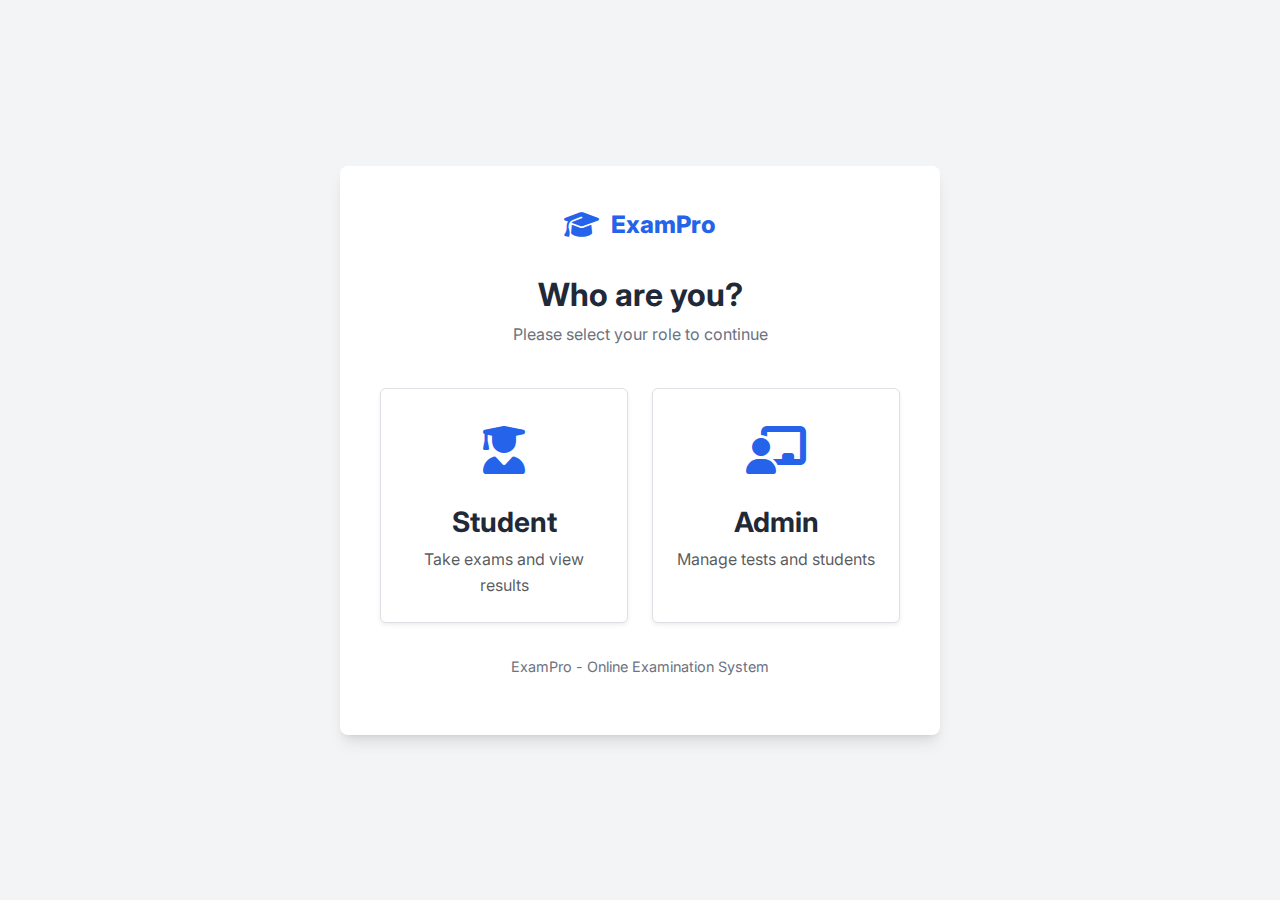
<file: test.html>
<!DOCTYPE html>
<html lang="en">

<head>
    <meta charset="UTF-8">
    <meta name="viewport" content="width=device-width, initial-scale=1.0">
    <title>Exam In Progress | Online Exams</title>
    <link rel="icon" type="image/png" href="favicon.png">
    <link href="https://cdn.jsdelivr.net/npm/bootstrap@5.3.0/dist/css/bootstrap.min.css" rel="stylesheet">
    <link rel="stylesheet" href="https://cdn.jsdelivr.net/npm/bootstrap-icons@1.10.5/font/bootstrap-icons.css">
    <link rel="stylesheet" href="css/style.css">
    <link href="https://fonts.googleapis.com/css2?family=Inter:wght@400;500;600;700;800&display=swap" rel="stylesheet">
    <link rel="stylesheet" href="https://cdnjs.cloudflare.com/ajax/libs/font-awesome/6.4.0/css/all.min.css">
    <style>
        /* Test Page Specific Styles */
        .test-layout {
            display: grid;
            grid-template-columns: 1fr 300px;
            gap: 2rem;
            max-width: 1400px;
            margin: 0 auto;
            padding: 2rem;
            height: 100vh;
        }

        .question-area {
            background: var(--card-bg);
            border-radius: var(--radius-lg);
            padding: 2.5rem;
            box-shadow: var(--shadow-sm);
            border: 1px solid var(--border-color);
            display: flex;
            flex-direction: column;
            height: 100%;
            overflow-y: auto;
        }

        .sidebar-panel {
            display: flex;
            flex-direction: column;
            gap: 1.5rem;
        }

        .timer-card {
            background: linear-gradient(135deg, #4f46e5, #4338ca);
            color: white;
            padding: 1.5rem;
            border-radius: var(--radius-lg);
            text-align: center;
            box-shadow: var(--shadow-md);
        }

        .timer-display {
            font-size: 2.5rem;
            font-weight: 700;
            font-feature-settings: "tnum";
            font-variant-numeric: tabular-nums;
            margin-top: 0.5rem;
        }

        .question-palette {
            background: var(--card-bg);
            padding: 1.5rem;
            border-radius: var(--radius-lg);
            border: 1px solid var(--border-color);
            flex: 1;
        }

        .palette-grid {
            display: grid;
            grid-template-columns: repeat(5, 1fr);
            gap: 0.75rem;
            margin-top: 1rem;
        }

        .palette-btn {
            width: 40px;
            height: 40px;
            border-radius: 50%;
            border: 1px solid var(--border-color);
            background: white;
            cursor: pointer;
            font-weight: 600;
            transition: var(--transition);
        }

        .palette-btn:hover {
            border-color: var(--primary-color);
            color: var(--primary-color);
        }

        .palette-btn.active {
            background: var(--primary-color);
            color: white;
            border-color: var(--primary-color);
        }

        .palette-btn.answered {
            background: var(--success);
            color: white;
            border-color: var(--success);
        }

        .question-header {
            display: flex;
            justify-content: space-between;
            align-items: center;
            margin-bottom: 2rem;
            padding-bottom: 1rem;
            border-bottom: 1px solid var(--border-color);
        }

        .q-number {
            font-size: 1.1rem;
            font-weight: 600;
            color: var(--primary-color);
        }

        .q-text {
            font-size: 1.25rem;
            font-weight: 600;
            margin-bottom: 2rem;
            line-height: 1.6;
        }

        .options-list {
            display: flex;
            flex-direction: column;
            gap: 1rem;
        }

        .option-item {
            display: flex;
            align-items: center;
            padding: 1rem 1.5rem;
            border: 2px solid var(--border-color);
            border-radius: var(--radius-md);
            cursor: pointer;
            transition: var(--transition);
        }

        .option-item:hover {
            border-color: var(--primary-color);
            background-color: #eef2ff;
        }

        .option-item.selected {
            border-color: var(--primary-color);
            background-color: #eef2ff;
            position: relative;
        }

        .option-input {
            margin-right: 1rem;
            accent-color: var(--primary-color);
            width: 18px;
            height: 18px;
        }

        .navigation-buttons {
            margin-top: auto;
            display: flex;
            justify-content: space-between;
            padding-top: 2rem;
        }

        .btn-outline {
            background: transparent;
            border: 2px solid var(--border-color);
            color: var(--text-main);
        }

        .btn-outline:hover {
            border-color: var(--text-main);
        }

        @media (max-width: 900px) {
            .test-layout {
                grid-template-columns: 1fr;
                padding: 1rem;
                height: auto;
            }

            .sidebar-panel {
                order: 2;
                /* Move sidebar below question on mobile */
            }

            /* Palette visibility handled in style.css now */
        }
    </style>
</head>

<body>
    <div class="test-layout">
        <!-- Main Question Area -->
        <main class="question-area">
            <div class="test-info-header" style="margin-bottom: 1rem;">
                <h2 id="test-title">Loading Test...</h2>
                <div style="color: var(--text-muted); font-size: 0.9rem;">Single Choice Question</div>
            </div>

            <div class="question-container" id="question-container">
                <!-- Question content injected here -->
                <div class="question-header">
                    <span class="q-number">Question <span id="current-q-num">1</span> of <span
                            id="total-q-num">10</span></span>
                    <span style="font-weight: 600; color: var(--text-muted);">+1 Mark</span>
                </div>

                <p class="q-text" id="question-text">
                    What is the derivative of sin(x)?
                </p>

                <div class="options-list" id="options-list">
                    <!-- Options injected here -->
                    <label class="option-item">
                        <input type="radio" name="answer" class="option-input" value="A">
                        <span>cos(x)</span>
                    </label>
                    <label class="option-item">
                        <input type="radio" name="answer" class="option-input" value="B">
                        <span>-cos(x)</span>
                    </label>
                    <label class="option-item">
                        <input type="radio" name="answer" class="option-input" value="C">
                        <span>tan(x)</span>
                    </label>
                    <label class="option-item">
                        <input type="radio" name="answer" class="option-input" value="D">
                        <span>sec(x)</span>
                    </label>
                </div>
            </div>

            <div class="navigation-buttons">
                <button class="btn btn-outline" id="prev-btn" onclick="prevQuestion()"
                    style="width: auto; padding: 0.75rem 2rem;">Previous</button>
                <button class="btn btn-primary" id="next-btn" onclick="nextQuestion()"
                    style="width: auto; padding: 0.75rem 2rem;">Next</button>
            </div>
        </main>

        <!-- Sidebar Panel -->
        <aside class="sidebar-panel">
            <div class="timer-card">
                <div>Time Remaining</div>
                <div class="timer-display" id="timer">00:00</div>
            </div>

            <div class="question-palette">
                <h4>Question Palette</h4>
                <div class="palette-grid" id="palette-grid">
                    <!-- Generated via JS -->
                </div>

                <div style="margin-top: 1.5rem; display: flex; gap: 1rem; flex-wrap: wrap; font-size: 0.8rem;">
                    <div style="display: flex; align-items: center; gap: 0.5rem;">
                        <span style="width: 12px; height: 12px; background: var(--success); border-radius: 50%;"></span>
                        Answered
                    </div>
                    <div style="display: flex; align-items: center; gap: 0.5rem;">
                        <span
                            style="width: 12px; height: 12px; background: var(--primary-color); border-radius: 50%;"></span>
                        Current
                    </div>
                    <div style="display: flex; align-items: center; gap: 0.5rem;">
                        <span
                            style="width: 12px; height: 12px; background: white; border: 1px solid #ccc; border-radius: 50%;"></span>
                        Not Visited
                    </div>
                </div>

                <button class="btn btn-primary" onclick="submitTest()"
                    style="margin-top: 2rem; background: var(--success);">Submit Test</button>
            </div>
        </aside>
    </div>

    <script src="js/auth.js"></script>
    <script src="js/test.js"></script>
</body>

</html>
</file>
<file: css/style.css>
:root {
    /* Blue / White / Light Gray Theme */
    --primary-color: #2563eb;
    /* Standard Blue */
    --primary-hover: #1d4ed8;
    --secondary-color: #64748b;
    /* Grayish Blue for accents */
    --bg-color: #f3f4f6;
    /* Light Gray Background */
    --sidebar-bg: #ffffff;
    --card-bg: #ffffff;
    --text-main: #1f2937;
    /* Dark Gray for text */
    --text-muted: #6b7280;
    /* Muted Gray */
    --border-color: #e5e7eb;
    /* Light Border */
    --success: #10b981;
    --warning: #f59e0b;
    --danger: #ef4444;
    --font-family: 'Inter', sans-serif;
    --shadow-sm: 0 1px 2px 0 rgb(0 0 0 / 0.05);
    --shadow-md: 0 4px 6px -1px rgb(0 0 0 / 0.1), 0 2px 4px -2px rgb(0 0 0 / 0.1);
    --shadow-lg: 0 10px 15px -3px rgb(0 0 0 / 0.1), 0 4px 6px -4px rgb(0 0 0 / 0.1);
    --radius-md: 0.375rem;
    /* Slightly boxier for cleaner look */
    --radius-lg: 0.5rem;
    --transition: all 0.2s ease;
}

* {
    margin: 0;
    padding: 0;
    box-sizing: border-box;
}

body {
    font-family: var(--font-family);
    background-color: var(--bg-color);
    color: var(--text-main);
    line-height: 1.6;
    display: flex;
    min-height: 100vh;
    overflow-x: hidden;
}

/* Typography */
h1,
h2,
h3,
h4,
h5,
h6 {
    font-weight: 700;
    color: var(--text-main);
    line-height: 1.2;
}

a {
    text-decoration: none;
    color: inherit;
    transition: var(--transition);
}

ul {
    list-style: none;
}

/* Layout */
.app-container {
    display: flex;
    width: 100%;
}

/* Sidebar */
.sidebar {
    width: 260px;
    background: var(--sidebar-bg);
    border-right: 1px solid var(--border-color);
    height: 100vh;
    position: fixed;
    top: 0;
    left: 0;
    padding: 2rem 1.5rem;
    display: flex;
    flex-direction: column;
    z-index: 50;
    transition: transform 0.3s ease-in-out;
}

.logo {
    display: flex;
    align-items: center;
    gap: 0.75rem;
    font-size: 1.5rem;
    font-weight: 800;
    color: var(--primary-color);
    margin-bottom: 3rem;
}

.logo i {
    font-size: 1.75rem;
}

.nav-links {
    display: flex;
    flex-direction: column;
    gap: 0.5rem;
}

.nav-item {
    display: flex;
    align-items: center;
    gap: 1rem;
    padding: 0.875rem 1rem;
    border-radius: var(--radius-md);
    color: var(--text-muted);
    font-weight: 500;
    font-size: 0.95rem;
    cursor: pointer;
}

.nav-item:hover,
.nav-item.active {
    background: #eff6ff;
    /* Light Blue bg */
    color: var(--primary-color);
}

.nav-item i {
    font-size: 1.25rem;
    width: 24px;
    text-align: center;
}

.sidebar-footer {
    margin-top: auto;
    border-top: 1px solid var(--border-color);
    padding-top: 1.5rem;
}

/* Main Content */
.main-content {
    flex: 1;
    margin-left: 260px;
    padding: 2rem;
    min-height: 100vh;
}

.header {
    display: flex;
    justify-content: space-between;
    align-items: center;
    margin-bottom: 2.5rem;
}

.welcome-text h1 {
    font-size: 1.75rem;
    margin-bottom: 0.25rem;
}

.welcome-text p {
    color: var(--text-muted);
}

.user-profile {
    display: flex;
    align-items: center;
    gap: 1rem;
}

.avatar {
    width: 45px;
    height: 45px;
    border-radius: 50%;
    background: var(--primary-color);
    color: white;
    display: flex;
    align-items: center;
    justify-content: center;
    font-weight: 600;
    font-size: 1.1rem;
}

/* Dashboard Cards */
.stats-grid {
    display: grid;
    grid-template-columns: repeat(auto-fit, minmax(240px, 1fr));
    gap: 1.5rem;
    margin-bottom: 2.5rem;
}

.stat-card {
    background: var(--card-bg);
    padding: 1.5rem;
    border-radius: var(--radius-lg);
    box-shadow: var(--shadow-sm);
    display: flex;
    align-items: flex-start;
    justify-content: space-between;
    border: 1px solid var(--border-color);
    transition: var(--transition);
}

.stat-card:hover {
    transform: translateY(-3px);
    box-shadow: var(--shadow-md);
    border-color: var(--primary-color);
}

.stat-info h3 {
    font-size: 2rem;
    margin-bottom: 0.25rem;
    color: var(--text-main);
}

.stat-info p {
    color: var(--text-muted);
    font-size: 0.9rem;
    font-weight: 500;
}

.stat-icon {
    width: 48px;
    height: 48px;
    border-radius: 12px;
    display: flex;
    align-items: center;
    justify-content: center;
    font-size: 1.5rem;
}

.bg-blue {
    background: #dbeafe;
    color: #2563eb;
}

.bg-green {
    background: #d1fae5;
    color: #059669;
}

.bg-purple {
    background: #f3e8ff;
    color: #7e22ce;
}

.bg-orange {
    background: #ffedd5;
    color: #c2410c;
}

.bg-red {
    background: #fee2e2;
    color: #b91c1c;
}

/* Section Titles */
.section-title {
    font-size: 1.25rem;
    margin-bottom: 1.5rem;
    display: flex;
    align-items: center;
    justify-content: space-between;
}

/* Test Cards */
.test-grid {
    display: grid;
    grid-template-columns: repeat(auto-fill, minmax(300px, 1fr));
    gap: 1.5rem;
}

.test-card {
    background: var(--card-bg);
    border-radius: var(--radius-lg);
    box-shadow: var(--shadow-sm);
    border: 1px solid var(--border-color);
    overflow: hidden;
    transition: var(--transition);
    display: flex;
    flex-direction: column;
}

.test-card:hover {
    box-shadow: var(--shadow-md);
    transform: translateY(-3px);
}

.test-header {
    background: var(--primary-color);
    padding: 1.5rem;
    color: white;
}

.test-badge {
    background: rgba(255, 255, 255, 0.2);
    padding: 0.25rem 0.75rem;
    border-radius: 20px;
    font-size: 0.75rem;
    font-weight: 600;
    backdrop-filter: blur(4px);
    display: inline-block;
    margin-bottom: 0.5rem;
}

.test-title {
    font-size: 1.25rem;
    font-weight: 700;
}

.test-body {
    padding: 1.5rem;
    flex: 1;
}

.test-info {
    display: flex;
    align-items: center;
    gap: 1.5rem;
    margin-bottom: 1.5rem;
    color: var(--text-muted);
    font-size: 0.9rem;
}

.test-info span {
    display: flex;
    align-items: center;
    gap: 0.5rem;
}

.btn {
    display: inline-flex;
    align-items: center;
    justify-content: center;
    padding: 0.75rem 1.5rem;
    border-radius: var(--radius-md);
    font-weight: 600;
    cursor: pointer;
    border: none;
    transition: var(--transition);
    width: 100%;
    font-size: 0.95rem;
}

.btn-primary {
    background: var(--primary-color);
    color: white;
}

.btn-primary:hover {
    background: var(--primary-hover);
    transform: translateY(-1px);
}

.btn-success {
    background: var(--success);
    color: white;
}

.btn-success:hover {
    background: #059669;
}

.btn-danger {
    background: var(--danger);
    color: white;
}

.btn-danger:hover {
    background: #dc2626;
}

.btn-outline {
    background: transparent;
    border: 1px solid var(--border-color);
    color: var(--text-main);
}

.btn-outline:hover {
    border-color: var(--text-main);
    background: var(--bg-color);
}

/* Animations */
@keyframes fadeIn {
    from {
        opacity: 0;
        transform: translateY(10px);
    }

    to {
        opacity: 1;
        transform: translateY(0);
    }
}

.fade-in {
    animation: fadeIn 0.4s ease forwards;
}

/* Login Page Only */
.login-container {
    width: 100%;
    min-height: 100vh;
    display: flex;
    align-items: center;
    justify-content: center;
    background: var(--bg-color);
}

.login-card {
    background: white;
    padding: 2.5rem;
    border-radius: var(--radius-lg);
    box-shadow: var(--shadow-lg);
    width: 100%;
    max-width: 400px;
    text-align: center;
}

.form-group {
    margin-bottom: 1.5rem;
    text-align: left;
}

.form-group label {
    display: block;
    margin-bottom: 0.5rem;
    font-weight: 500;
    color: var(--text-main);
}

.form-input {
    width: 100%;
    padding: 0.75rem;
    border: 1px solid var(--border-color);
    border-radius: var(--radius-md);
    font-family: inherit;
    transition: var(--transition);
}

.form-input:focus {
    outline: none;
    border-color: var(--primary-color);
    box-shadow: 0 0 0 3px rgba(37, 99, 235, 0.1);
}

/* Responsive */
@media (max-width: 1024px) {
    .sidebar {
        transform: translateX(-100%);
        box-shadow: var(--shadow-lg);
    }

    .sidebar.active {
        transform: translateX(0);
    }

    .main-content {
        margin-left: 0;
    }

    .mobile-menu-btn {
        display: block;
    }
}

@media (min-width: 1025px) {
    .mobile-menu-btn {
        display: none;
    }
}

/* Responsive Grid for Admin Page */
.admin-grid-layout {
    display: grid;
    grid-template-columns: 1fr 1fr;
    gap: 2rem;
}

@media (max-width: 900px) {
    .admin-grid-layout {
        grid-template-columns: 1fr;
    }
}

/* Fix for Analysis Grid in Result Page */
@media (max-width: 600px) {
    .analysis-grid {
        grid-template-columns: 1fr;
    }

    .score-circle {
        width: 120px;
        height: 120px;
    }

    .score-circle::before {
        width: 90px;
        height: 90px;
    }

    .score-val {
        font-size: 2rem;
    }
}

/* Fix Test Page Mobile View */
@media (max-width: 900px) {
    .question-palette {
        display: block !important;
        /* Override inline or local style hiding it */
        margin-top: 1.5rem;
    }

    .test-layout {
        display: flex;
        flex-direction: column;
        height: auto;
    }

    .question-area {
        height: auto;
        min-height: 50vh;
    }
}

/* Responsive History Grid for Profile */
.history-grid {
    display: grid;
    grid-template-columns: 2fr 1fr 1fr 1fr;
    align-items: center;
    padding: 1rem 1.5rem;
    border-bottom: 1px solid var(--border-color);
}

.profile-card {
    background: white;
    padding: 2rem;
    border-radius: var(--radius-lg);
    box-shadow: var(--shadow-sm);
    border: 1px solid var(--border-color);
    display: flex;
    align-items: center;
    gap: 2rem;
    margin-bottom: 2rem;
}

@media (max-width: 768px) {
    .history-grid {
        grid-template-columns: 1fr;
        gap: 0.5rem;
        text-align: left;
    }

    .history-grid div:nth-child(1) {
        font-weight: 700;
        margin-bottom: 0.25rem;
    }

    .profile-card {
        flex-direction: column;
        text-align: center;
        gap: 1rem;
    }

    .profile-card button {
        margin-left: 0 !important;
        width: 100%;
    }
}
</file>
